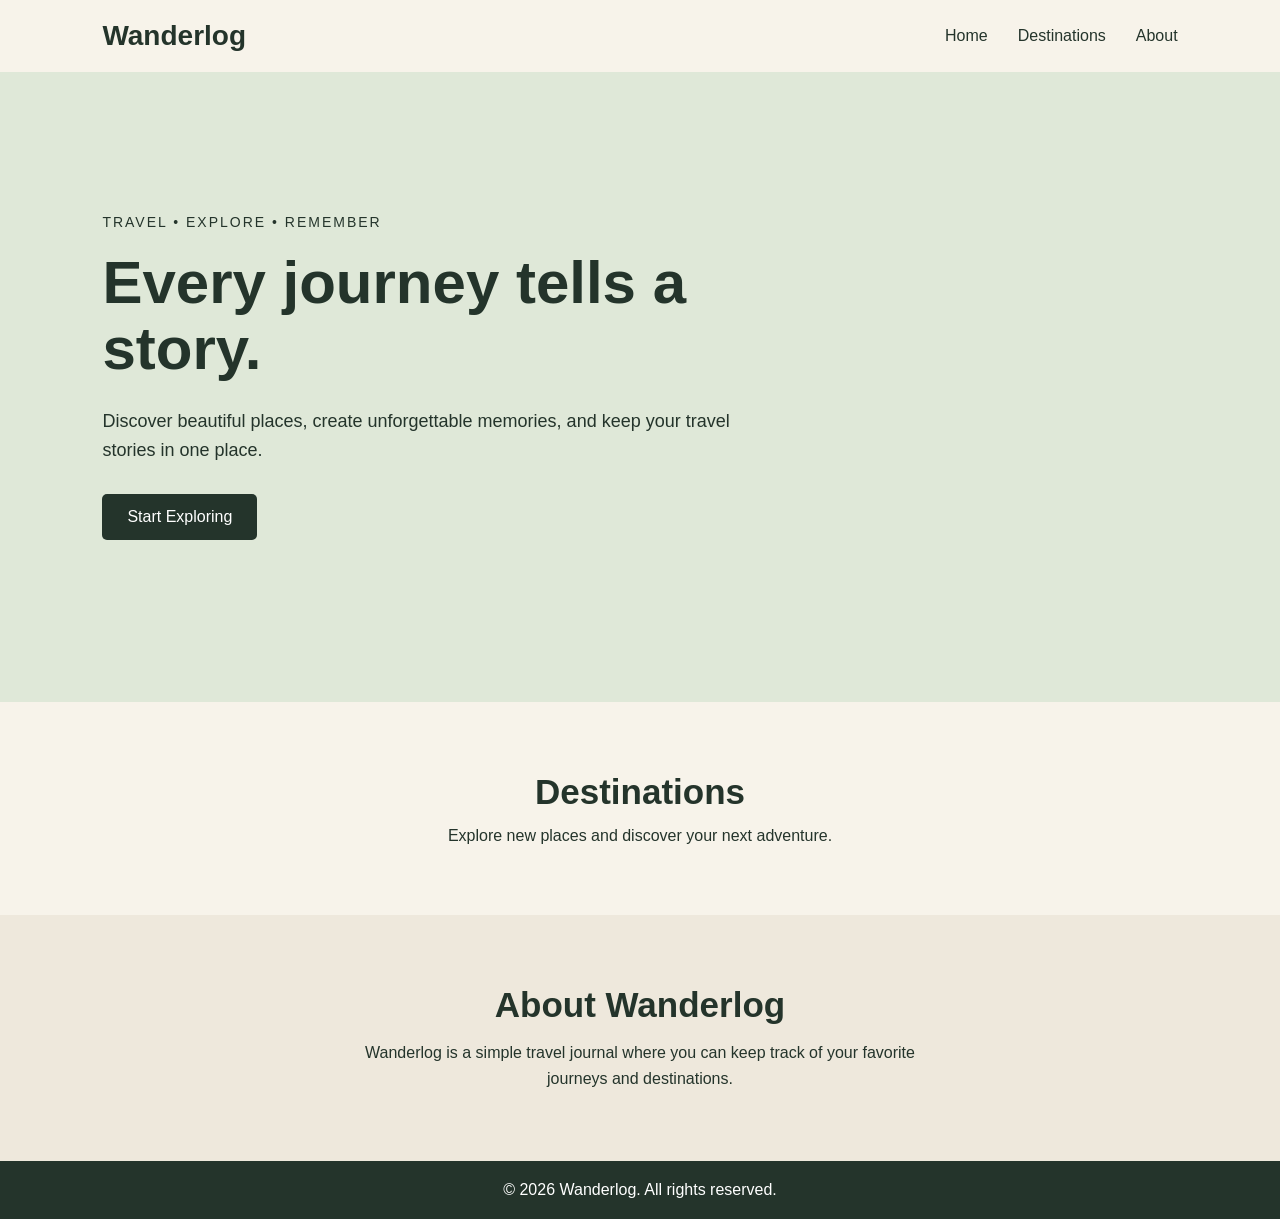
<file: wander/index.html>
<!DOCTYPE html>
<html lang="en">

<head>
    <meta charset="UTF-8">
    <meta name="viewport" content="width=device-width, initial-scale=1.0">

    <title>Wanderlog - Travel Journal</title>

    <link rel="stylesheet" href="style.css">
</head>

<body>

    <!-- Header -->
    <header>

        <nav class="navbar">

            <h1 class="logo">Wanderlog</h1>

            <ul class="nav-links">
                <li><a href="#home">Home</a></li>
                <li><a href="#destinations">Destinations</a></li>
                <li><a href="#about">About</a></li>
            </ul>

        </nav>

    </header>


    <!-- Main Content -->
    <main>

        <!-- Hero Section -->
        <section id="home" class="hero">

            <div class="hero-text">

                <p class="small-text">TRAVEL • EXPLORE • REMEMBER</p>

                <h2>Every journey tells a story.</h2>

                <p class="description">
                    Discover beautiful places, create unforgettable
                    memories, and keep your travel stories in one place.
                </p>

                <button id="exploreBtn">
                    Start Exploring
                </button>

                <p id="message"></p>

            </div>

        </section>


        <!-- Destinations Section -->
        <section id="destinations" class="destinations">

            <h2>Destinations</h2>

            <p>
                Explore new places and discover your next adventure.
            </p>

        </section>


        <!-- About Section -->
        <section id="about" class="about">

            <h2>About Wanderlog</h2>

            <p>
                Wanderlog is a simple travel journal where you can
                keep track of your favorite journeys and destinations.
            </p>

        </section>

    </main>


    <!-- Footer -->
    <footer>

        <p>© 2026 Wanderlog. All rights reserved.</p>

    </footer>


    <script src="script.js"></script>

</body>

</html>
</file>
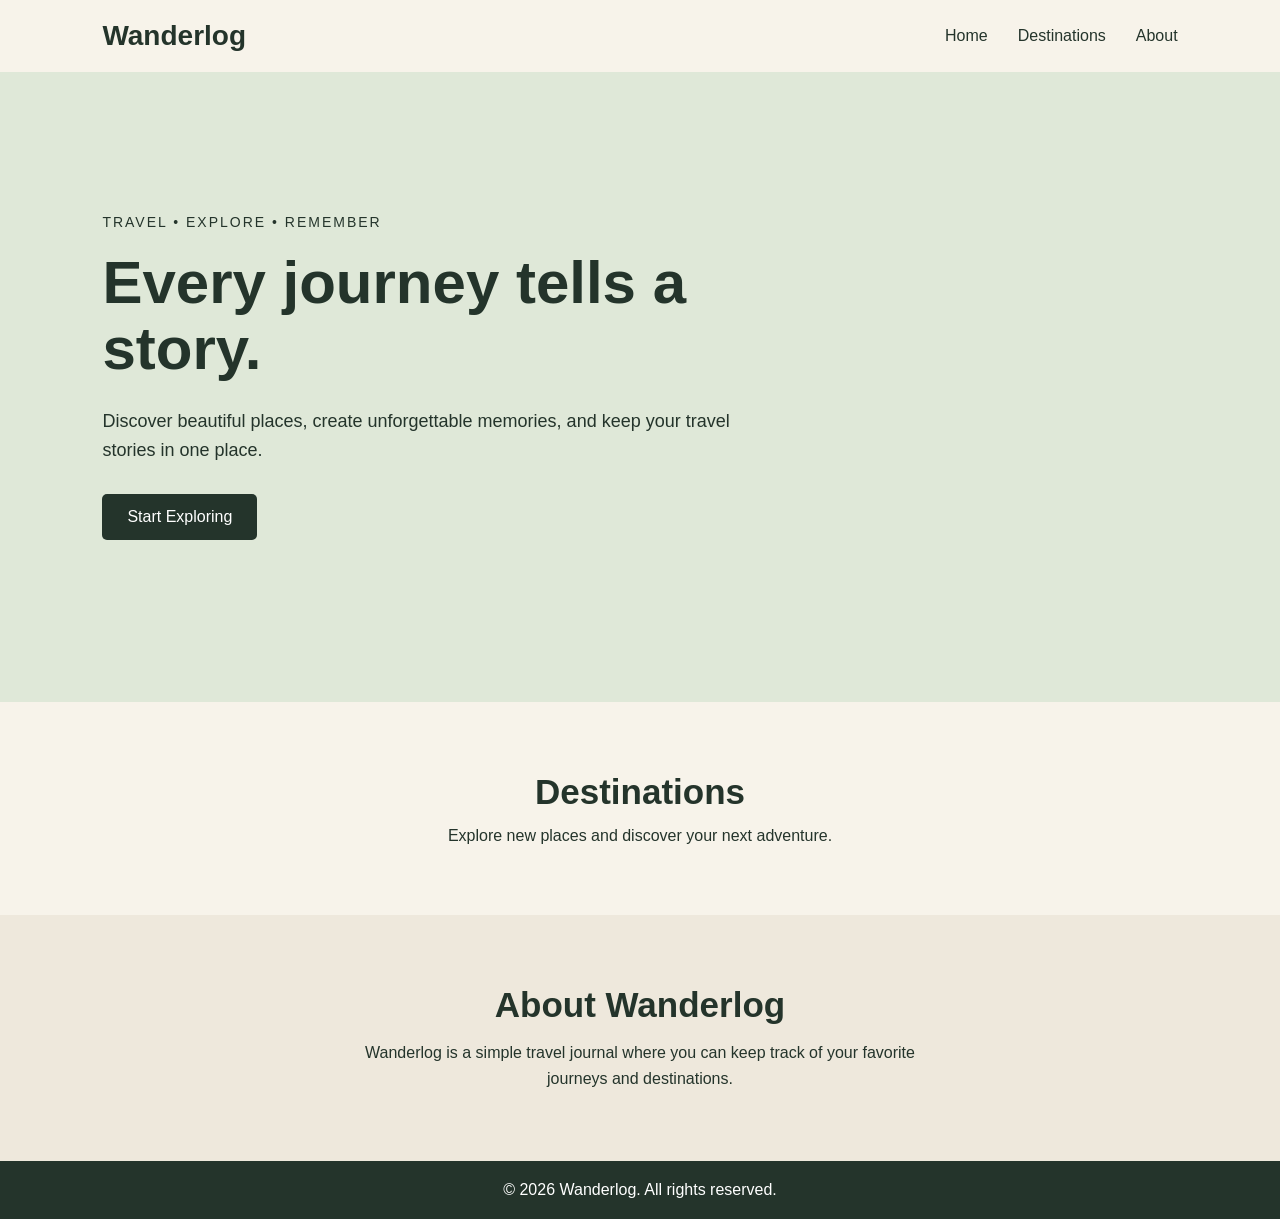
<file: wander/wand.html>
<!DOCTYPE html>
<html lang="en">

<head>
    <meta charset="UTF-8">
    <meta name="viewport" content="width=device-width, initial-scale=1.0">

    <title>Wanderlog - Travel Journal</title>

    <link rel="stylesheet" href="wand.css">
</head>

<body>

    <!-- Header -->
    <header>

        <nav class="navbar">

            <h1 class="logo">Wanderlog</h1>

            <ul class="nav-links">
                <li><a href="#home">Home</a></li>
                <li><a href="#destinations">Destinations</a></li>
                <li><a href="#about">About</a></li>
            </ul>

        </nav>

    </header>


    <!-- Main Content -->
    <main>

        <!-- Hero Section -->
        <section id="home" class="hero">

            <div class="hero-text">

                <p class="small-text">TRAVEL • EXPLORE • REMEMBER</p>

                <h2>Every journey tells a story.</h2>

                <p class="description">
                    Discover beautiful places, create unforgettable
                    memories, and keep your travel stories in one place.
                </p>

                <button id="exploreBtn">
                    Start Exploring
                </button>

                <p id="message"></p>

            </div>

        </section>


        <!-- Destinations Section -->
        <section id="destinations" class="destinations">

            <h2>Destinations</h2>

            <p>
                Explore new places and discover your next adventure.
            </p>

        </section>


        <!-- About Section -->
        <section id="about" class="about">

            <h2>About Wanderlog</h2>

            <p>
                Wanderlog is a simple travel journal where you can
                keep track of your favorite journeys and destinations.
            </p>

        </section>

    </main>


    <!-- Footer -->
    <footer>

        <p>© 2026 Wanderlog. All rights reserved.</p>

    </footer>


    <script src="wand.js"></script>

</body>

</html>
</file>
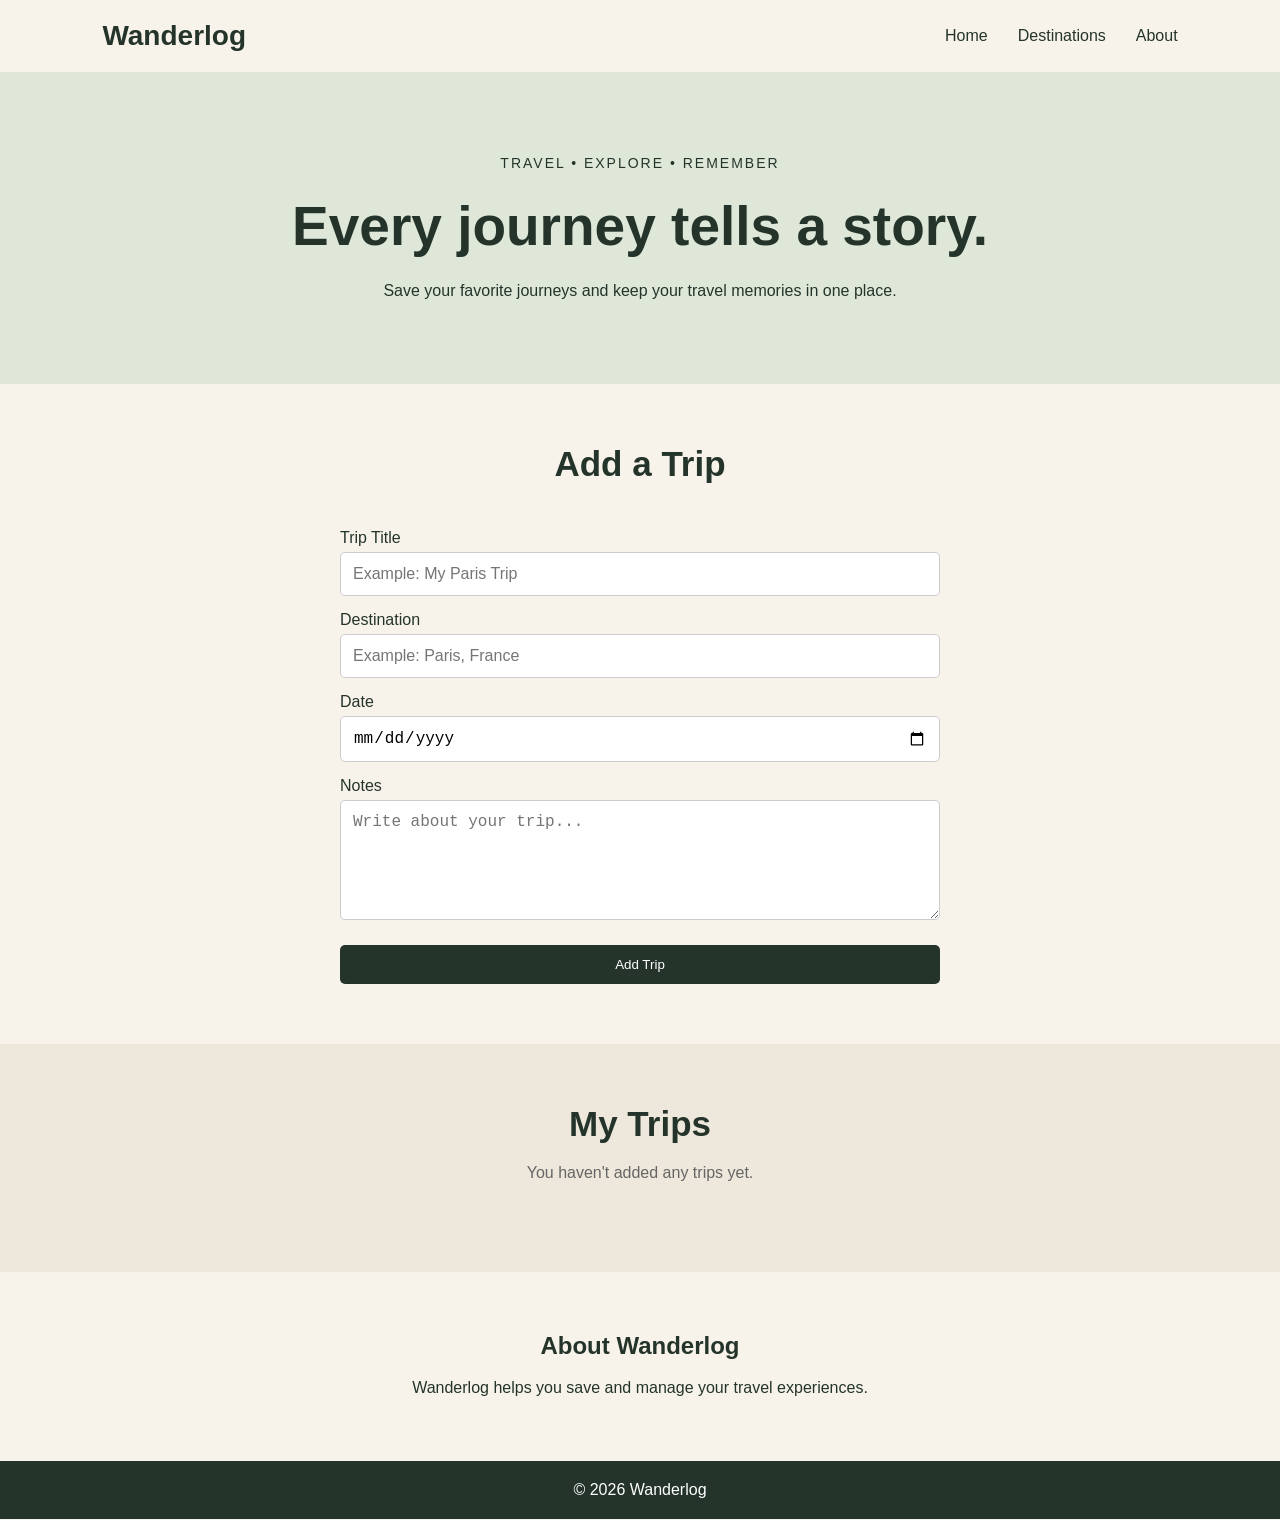
<file: wander2/index1.html>
<!DOCTYPE html>
<html lang="en">

<head>
    <meta charset="UTF-8">
    <meta name="viewport" content="width=device-width, initial-scale=1.0">

    <title>Wanderlog - My Trips</title>

    <link rel="stylesheet" href="style1.css">
</head>

<body>

    <header>
        <nav class="navbar">

            <h1 class="logo">Wanderlog</h1>

            <ul class="nav-links">
                <li><a href="#home">Home</a></li>
                <li><a href="#trips">Destinations</a></li>
                <li><a href="#about">About</a></li>
            </ul>

        </nav>
    </header>


    <main>

        <!-- Hero -->

        <section id="home" class="hero">

            <p class="label">TRAVEL • EXPLORE • REMEMBER</p>

            <h2>Every journey tells a story.</h2>

            <p>
                Save your favorite journeys and keep
                your travel memories in one place.
            </p>

        </section>


        <!-- Add Trip -->

        <section class="add-trip">

            <h2>Add a Trip</h2>

            <form id="tripForm">

                <label for="title">Trip Title</label>

                <input
                    type="text"
                    id="title"
                    placeholder="Example: My Paris Trip"
                >


                <label for="destination">
                    Destination
                </label>

                <input
                    type="text"
                    id="destination"
                    placeholder="Example: Paris, France"
                >


                <label for="date">
                    Date
                </label>

                <input
                    type="date"
                    id="date"
                >


                <label for="notes">
                    Notes
                </label>

                <textarea
                    id="notes"
                    placeholder="Write about your trip..."
                ></textarea>


                <button type="submit" id="submitBtn">
                    Add Trip
                </button>

            </form>

        </section>


        <!-- Trips -->

        <section id="trips" class="trips">

            <h2>My Trips</h2>

            <p id="emptyMessage">
                You haven't added any trips yet.
            </p>

            <div
                id="tripContainer"
                class="trip-container">
            </div>

        </section>


        <!-- About -->

        <section id="about" class="about">

            <h2>About Wanderlog</h2>

            <p>
                Wanderlog helps you save and manage
                your travel experiences.
            </p>

        </section>

    </main>


    <footer>

        <p>© 2026 Wanderlog</p>

    </footer>


    <script src="script1.js"></script>

</body>

</html>
</file>
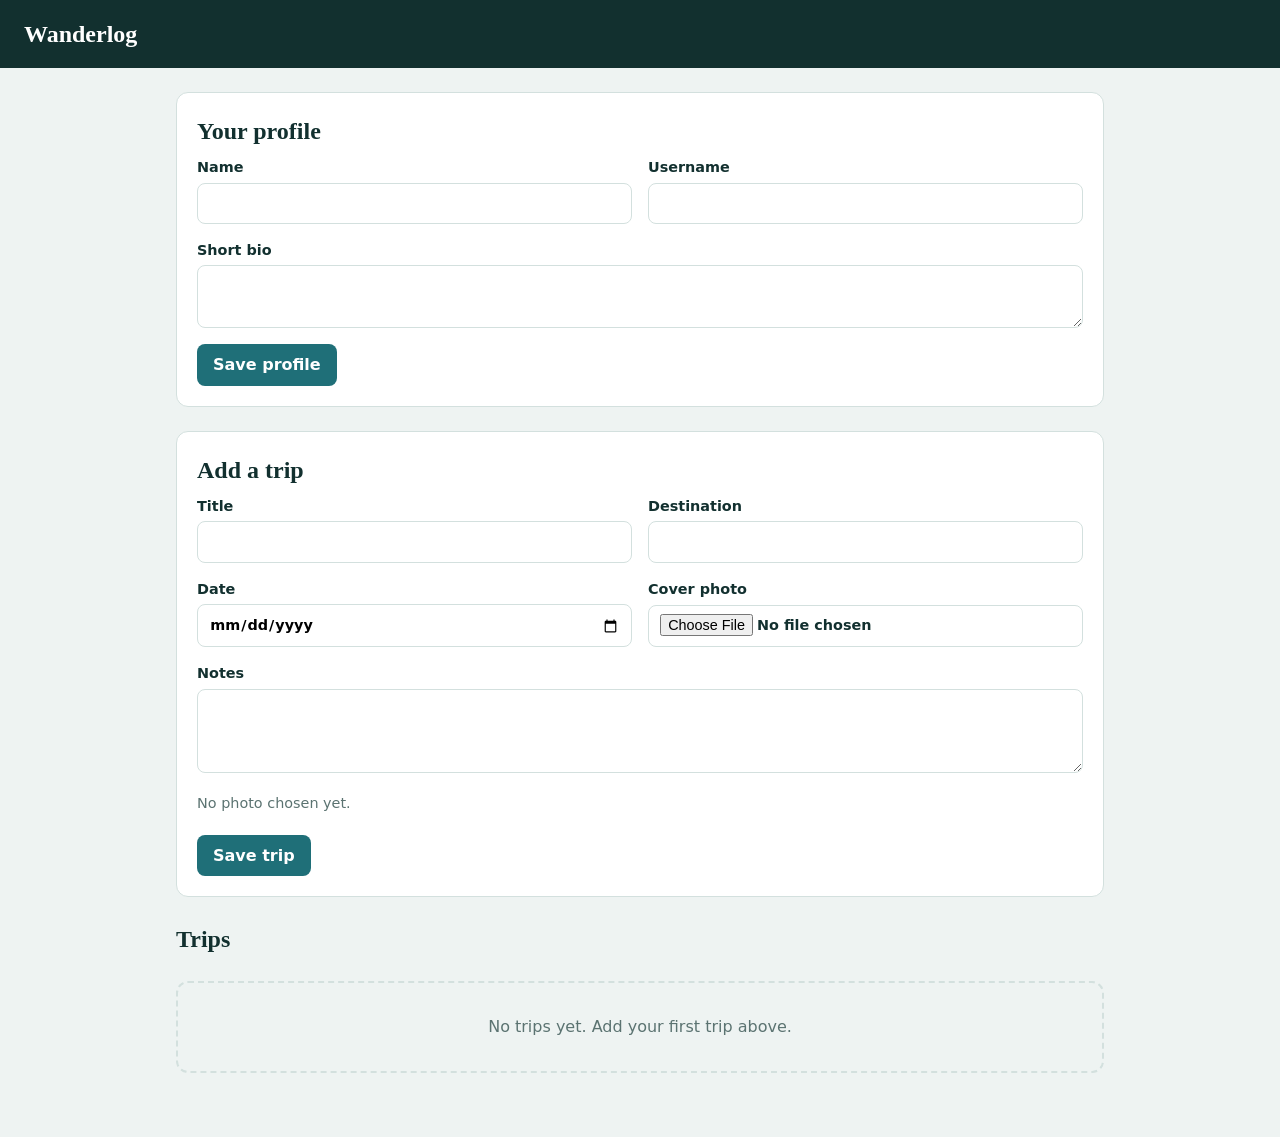
<file: wander3/index2.html>
<!DOCTYPE html>
<html lang="en">
<head>
  <meta charset="UTF-8">
  <meta name="viewport" content="width=device-width, initial-scale=1">
  <title>Wanderlog</title>
  <link rel="stylesheet" href="style2.css">
</head>
<body>
  <header class="top">
    <h1>Wanderlog</h1>
    <a id="profileLink" href="#" hidden>Open public profile</a>
  </header>

  <main>
    <!-- Public profile view (shown when the URL has ?user=name) -->
    <section id="profileHead" class="panel" hidden>
      <h2 id="headName"></h2>
      <p id="headBio"></p>
    </section>
    <p id="notFound" class="panel" hidden>Profile not found. Check the link and try again.</p>

    <!-- Journal view (your own page) -->
    <div id="editor">
      <section class="panel">
        <h2>Your profile</h2>
        <form id="profileForm" class="row">
          <label>Name <input id="pName" required></label>
          <label>Username <input id="pUser" required pattern="[A-Za-z0-9_-]+"></label>
          <label class="wide">Short bio <textarea id="pBio" rows="2"></textarea></label>
          <button type="submit">Save profile</button>
        </form>
      </section>

      <section class="panel">
        <h2>Add a trip</h2>
        <form id="tripForm" class="row">
          <label>Title <input id="title" required></label>
          <label>Destination <input id="place" required></label>
          <label>Date <input id="date" type="date" required></label>
          <label>Cover photo <input id="photo" type="file" accept="image/*"></label>
          <label class="wide">Notes <textarea id="notes" rows="3"></textarea></label>
          <div class="wide">
            <img id="preview" alt="Cover photo preview" hidden>
            <p id="previewMsg" class="hint">No photo chosen yet.</p>
          </div>
          <button type="submit">Save trip</button>
        </form>
      </section>
    </div>

    <section>
      <h2>Trips</h2>
      <div id="tripGrid" class="grid"></div>
    </section>
  </main>

  <dialog id="detail">
    <div id="detailBody"></div>
    <button id="closeDetail">Close</button>
  </dialog>

  <script src="script2.js"></script>
</body>
</html>
</file>
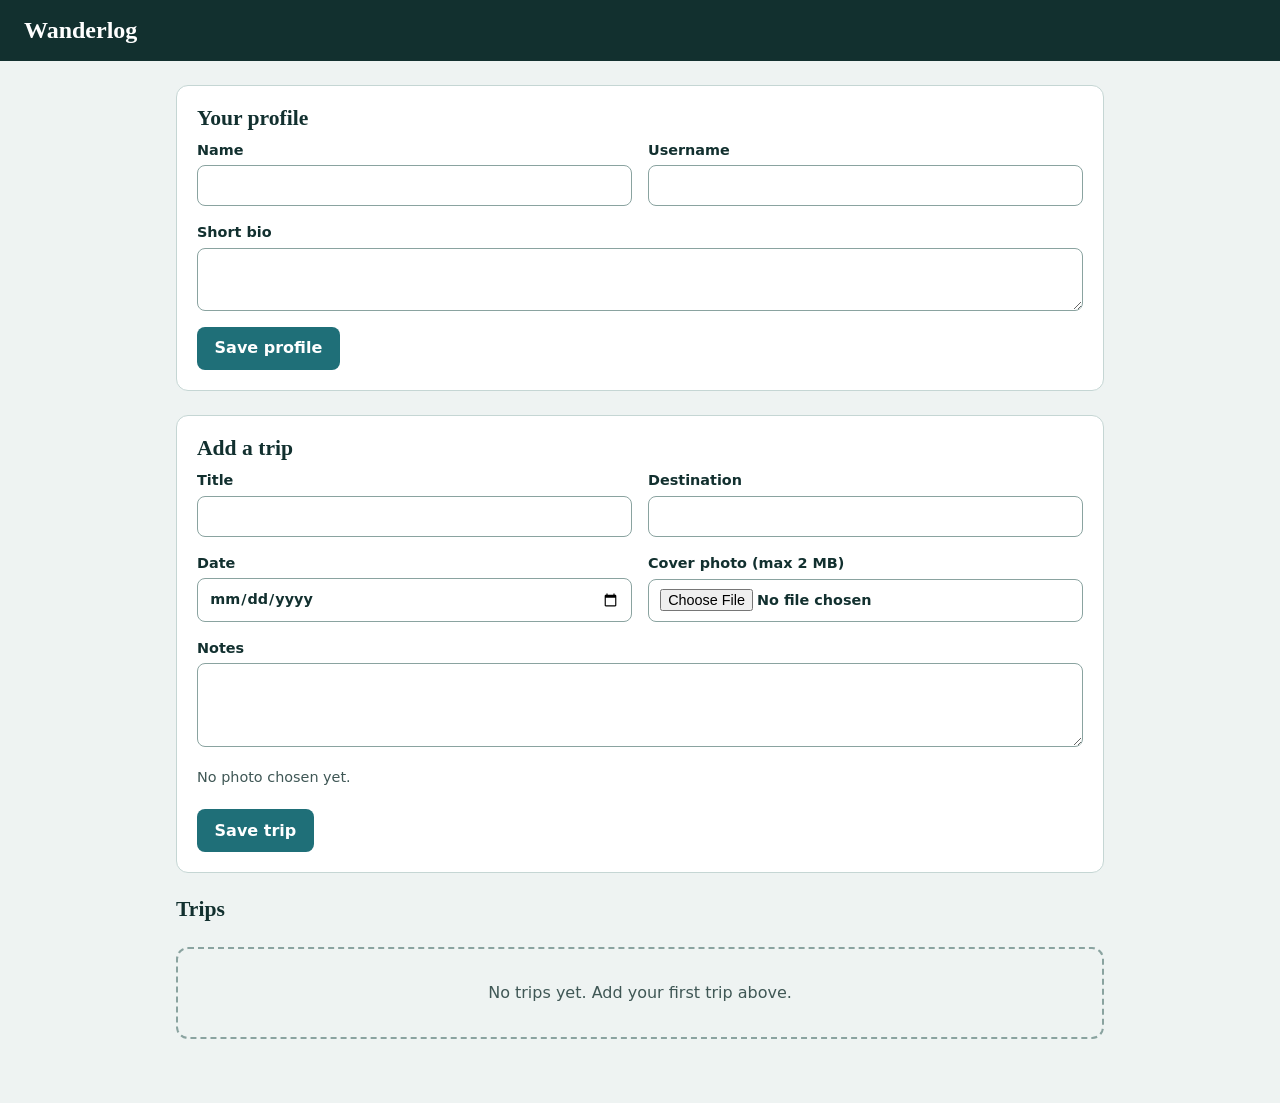
<file: wander4/index3.html>
<!DOCTYPE html>
<html lang="en">
<head>
  <meta charset="UTF-8">
  <meta name="viewport" content="width=device-width, initial-scale=1">
  <meta name="description" content="Wanderlog: a travel journal with photos and a shareable public profile.">
  <meta name="theme-color" content="#12302f">
  <title>Wanderlog</title>
  <link rel="icon" href="data:image/svg+xml,<svg xmlns=%27http://www.w3.org/2000/svg%27 viewBox=%270 0 100 100%27><text y=%27.9em%27 font-size=%2790%27>🧭</text></svg>">
  <link rel="stylesheet" href="style3.css">
</head>
<body>
  <a class="skip" href="#main">Skip to content</a>

  <header class="top">
    <h1>Wanderlog</h1>
    <a id="profileLink" href="#" hidden>Open public profile</a>
  </header>

  <main id="main">
    <noscript><p class="panel">Wanderlog needs JavaScript. Please turn it on and reload.</p></noscript>

    <!-- Public profile view (URL has ?user=name) -->
    <section id="profileHead" class="panel" aria-labelledby="headName" hidden>
      <h2 id="headName"></h2>
      <p id="headBio"></p>
    </section>
    <p id="notFound" class="panel" hidden>Profile not found. Check the link and try again.</p>

    <!-- Journal view -->
    <div id="editor">
      <section class="panel" aria-labelledby="profileTitle">
        <h2 id="profileTitle">Your profile</h2>
        <form id="profileForm" class="row">
          <label>Name <input id="pName" required autocomplete="name"></label>
          <label>Username
            <input id="pUser" required pattern="[A-Za-z0-9_\-]+" title="Letters, numbers, - and _ only" autocomplete="username">
          </label>
          <label class="wide">Short bio <textarea id="pBio" rows="2"></textarea></label>
          <button type="submit">Save profile</button>
        </form>
      </section>

      <section class="panel" aria-labelledby="tripTitle">
        <h2 id="tripTitle">Add a trip</h2>
        <form id="tripForm" class="row">
          <label>Title <input id="title" required></label>
          <label>Destination <input id="place" required></label>
          <label>Date <input id="date" type="date" required></label>
          <label>Cover photo (max 2 MB) <input id="photo" type="file" accept="image/*"></label>
          <label class="wide">Notes <textarea id="notes" rows="3"></textarea></label>
          <div class="wide">
            <img id="preview" alt="Preview of the chosen cover photo" hidden>
            <p id="previewMsg" class="hint">No photo chosen yet.</p>
          </div>
          <button type="submit">Save trip</button>
        </form>
      </section>
    </div>

    <section id="tripsSection" aria-labelledby="tripsTitle">
      <h2 id="tripsTitle">Trips</h2>
      <div id="tripGrid" class="grid"></div>
    </section>
  </main>

  <dialog id="detail" aria-label="Trip details">
    <div id="detailBody"></div>
    <button id="closeDetail">Close</button>
  </dialog>

  <div id="toast" role="status" aria-live="polite"></div>

  <script src="script3.js"></script>
</body>
</html>
</file>
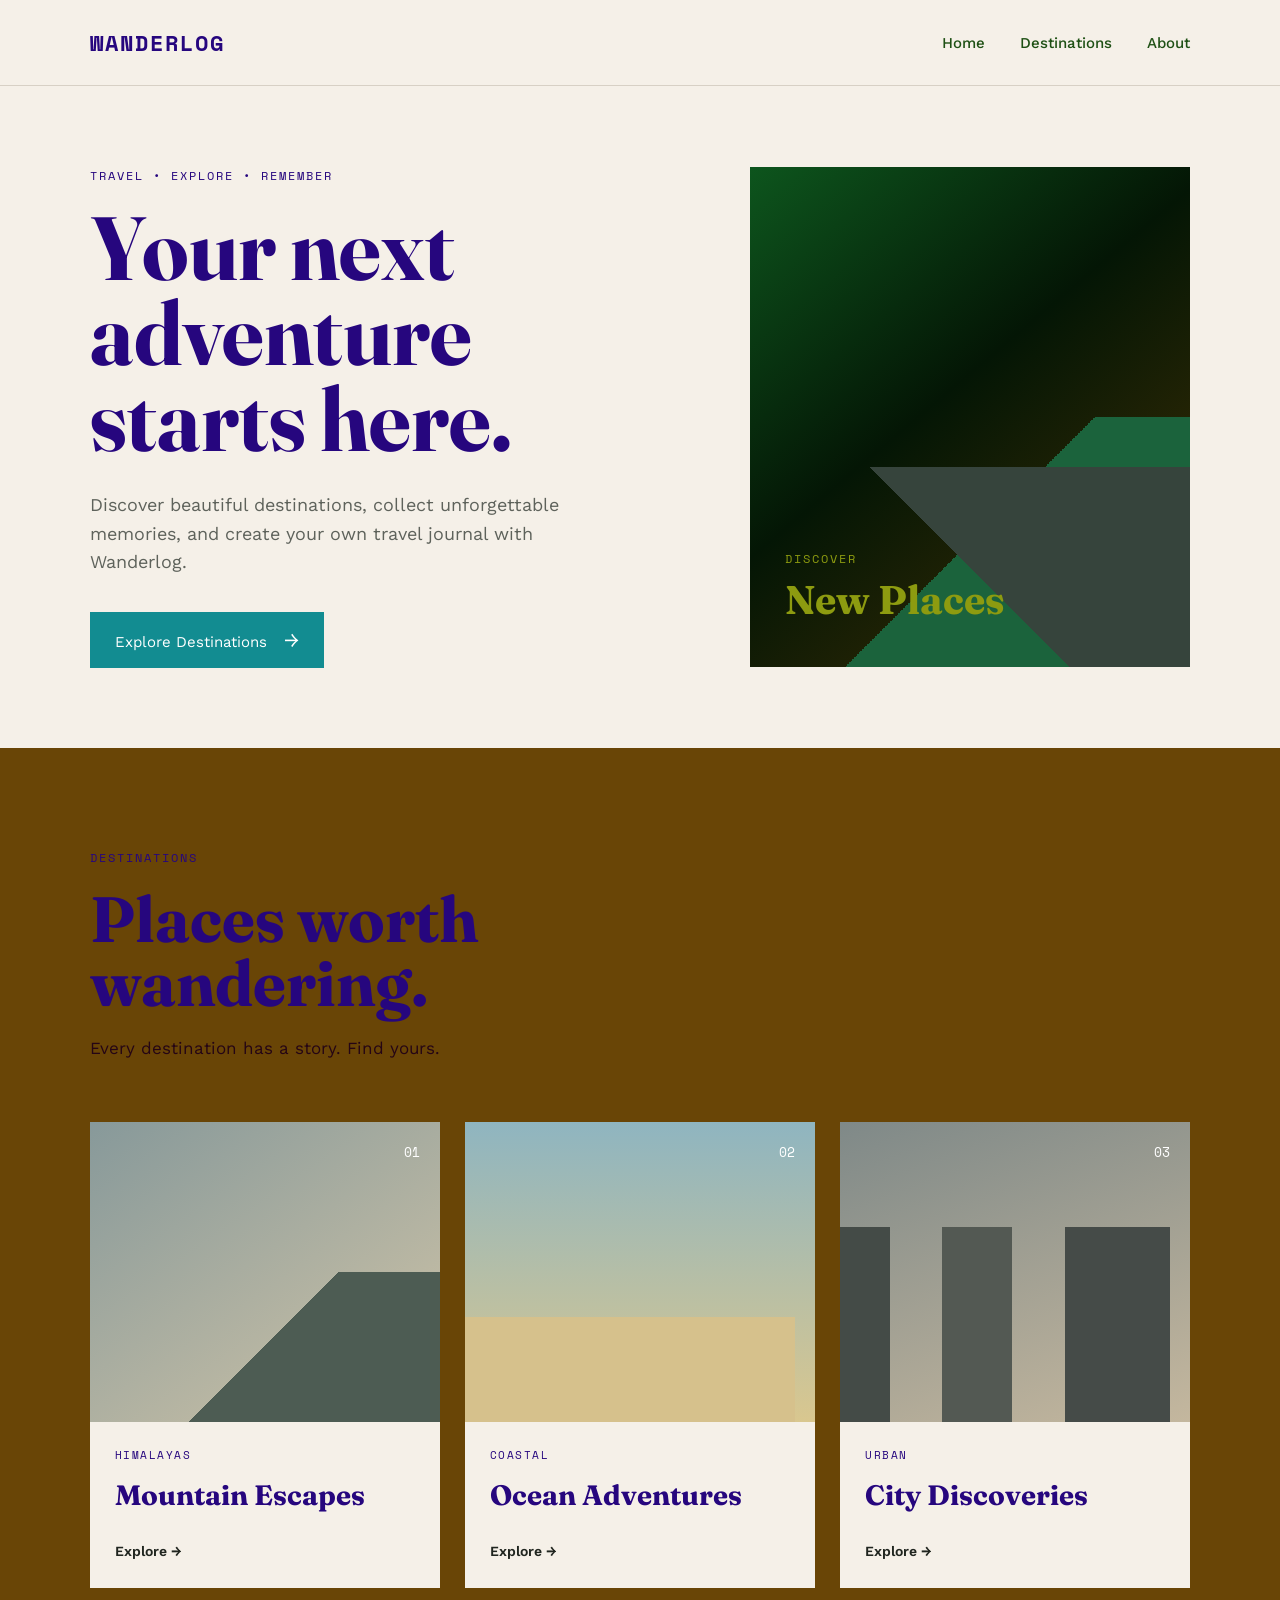
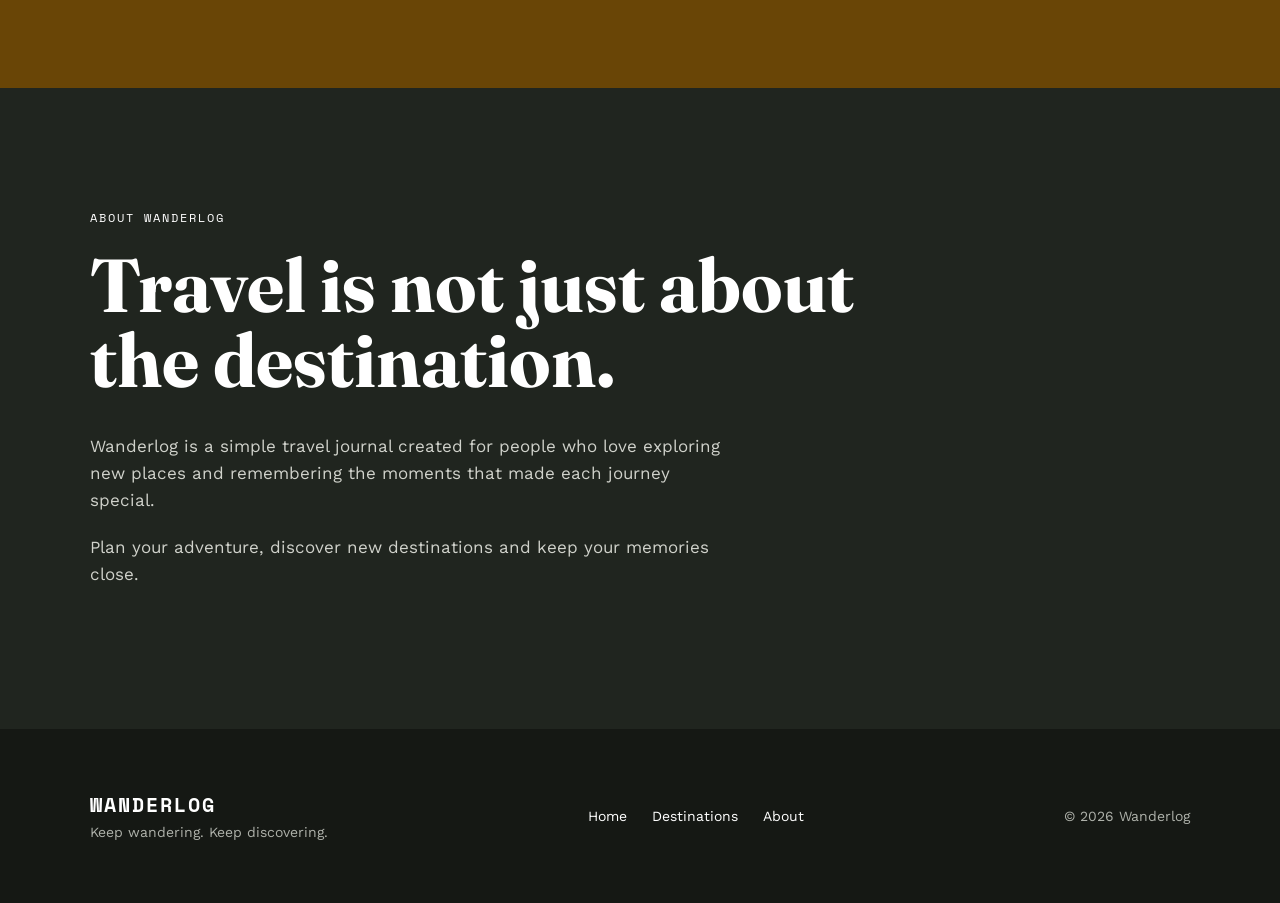
<file: first/first.html/first.html>
<!DOCTYPE html>
<html lang="en">

<head>
    <meta charset="UTF-8">

    <meta name="viewport"
          content="width=device-width, initial-scale=1.0">

    <title>Wanderlog - Your Travel Journal</title>

    <!-- Google Fonts -->
    <link rel="preconnect" href="https://fonts.googleapis.com">
    <link rel="preconnect" href="https://fonts.gstatic.com" crossorigin>

    <link href="https://fonts.googleapis.com/css2?family=Fraunces:opsz,wght@9..144,600;9..144,700&family=Space+Mono&family=Work+Sans:wght@400;500;600&display=swap"
          rel="stylesheet">

    <!-- CSS -->
    <link rel="stylesheet" href="first.css">
</head>

<body>

    
    <header class="header">

        <div class="logo">
            WANDERLOG
        </div>

        <nav class="navbar">

            <a href="#home">Home</a>

            <a href="#destinations">Destinations</a>

            <a href="#about">About</a>

        </nav>

        <!-- Mobile menu button -->
        <button class="menu-btn" id="menuBtn">
            ☰
        </button>

    </header>


    <!-- ================= MAIN ================= -->

    <main>

        <!-- ================= HERO ================= -->

        <section class="hero" id="home">

            <div class="hero-content">

                <p class="hero-label">
                    TRAVEL • EXPLORE • REMEMBER
                </p>

                <h1>
                    Your next adventure
                    starts here.
                </h1>

                <p class="hero-description">
                    Discover beautiful destinations, collect
                    unforgettable memories, and create your
                    own travel journal with Wanderlog.
                </p>

                <button class="hero-button" id="exploreBtn">
                    Explore Destinations
                    <span>→</span>
                </button>

            </div>

            <div class="hero-image">

                <div class="image-card">
                    <div class="image-overlay">
                        <p>DISCOVER</p>
                        <h2>New Places</h2>
                    </div>
                </div>

            </div>

        </section>


        
        <section class="destinations" id="destinations">

            <div class="section-heading">

                <p class="section-label">
                    DESTINATIONS
                </p>

                <h2>
                    Places worth wandering.
                </h2>

                <p>
                    Every destination has a story.
                    Find yours.
                </p>

            </div>


            <div class="destination-container">

                <!-- Destination 1 -->

                <article class="destination-card">

                    <div class="destination-image mountain">
                        <span>01</span>
                    </div>

                    <div class="destination-info">

                        <p>HIMALAYAS</p>

                        <h3>
                            Mountain Escapes
                        </h3>

                        <a href="#">
                            Explore →
                        </a>

                    </div>

                </article>


                <!-- Destination 2 -->

                <article class="destination-card">

                    <div class="destination-image beach">
                        <span>02</span>
                    </div>

                    <div class="destination-info">

                        <p>COASTAL</p>

                        <h3>
                            Ocean Adventures
                        </h3>

                        <a href="#">
                            Explore →
                        </a>

                    </div>

                </article>


                

                <article class="destination-card">

                    <div class="destination-image city">
                        <span>03</span>
                    </div>

                    <div class="destination-info">

                        <p>URBAN</p>

                        <h3>
                            City Discoveries
                        </h3>

                        <a href="#">
                            Explore →
                        </a>

                    </div>

                </article>

            </div>

        </section>


        <section class="about" id="about">

            <div class="about-content">

                <p class="section-label">
                    ABOUT WANDERLOG
                </p>

                <h2>
                    Travel is not just
                    about the destination.
                </h2>

                <p>
                    Wanderlog is a simple travel journal
                    created for people who love exploring
                    new places and remembering the moments
                    that made each journey special.
                </p>

                <p>
                    Plan your adventure, discover new
                    destinations and keep your memories
                    close.
                </p>

            </div>

        </section>

    </main>


    

    <footer class="footer">

        <div>

            <h2>
                WANDERLOG
            </h2>

            <p>
                Keep wandering. Keep discovering.
            </p>

        </div>

        <div class="footer-links">

            <a href="#home">
                Home
            </a>

            <a href="#destinations">
                Destinations
            </a>

            <a href="#about">
                About
            </a>

        </div>

        <div class="copyright">

            <p>
                © 2026 Wanderlog
            </p>

        </div>

    </footer>


    <!-- JavaScript -->
    <script src="first.js"></script>

</body>

</html>
</file>
<file: wander/style.css>
/* Remove default spacing */

* {
    margin: 0;
    padding: 0;
    box-sizing: border-box;
}


/* Body */

body {
    font-family: Arial, sans-serif;
    background-color: #f7f3ea;
    color: #24342b;
}


/* Header */

header {
    background-color: #f7f3ea;
    padding: 20px 8%;
}


/* Navigation */

.navbar {
    display: flex;
    justify-content: space-between;
    align-items: center;
}


/* Logo */

.logo {
    font-size: 28px;
    color: #24342b;
}


/* Navigation links */

.nav-links {
    display: flex;
    list-style: none;
    gap: 30px;
}


.nav-links a {
    text-decoration: none;
    color: #24342b;
    font-size: 16px;
}


.nav-links a:hover {
    color: #c66b3d;
}


/* Hero */

.hero {
    min-height: 70vh;

    display: flex;
    align-items: center;

    padding: 60px 8%;

    background-color: #dfe8d8;
}


/* Hero text */

.hero-text {
    max-width: 650px;
}


.small-text {
    font-size: 14px;
    letter-spacing: 2px;
    margin-bottom: 20px;
}


.hero h2 {
    font-size: 60px;
    line-height: 1.1;
    margin-bottom: 25px;
}


.description {
    font-size: 18px;
    line-height: 1.6;
    margin-bottom: 30px;
}


/* Button */

button {
    background-color: #24342b;
    color: white;

    border: none;
    padding: 14px 25px;

    font-size: 16px;

    cursor: pointer;

    border-radius: 5px;
}


button:hover {
    background-color: #c66b3d;
}


/* Message */

#message {
    margin-top: 20px;
    font-size: 16px;
}


/* Destinations */

.destinations {
    padding: 70px 8%;
    text-align: center;
}


.destinations h2 {
    font-size: 35px;
    margin-bottom: 15px;
}


/* About */

.about {
    padding: 70px 8%;
    text-align: center;

    background-color: #eee8dc;
}


.about h2 {
    font-size: 35px;
    margin-bottom: 15px;
}


.about p {
    max-width: 600px;
    margin: auto;
    line-height: 1.6;
}


/* Footer */

footer {
    background-color: #24342b;
    color: white;

    text-align: center;

    padding: 20px;
}


/* Mobile */

@media (max-width: 600px) {

    .navbar {
        flex-direction: column;
        gap: 20px;
    }


    .nav-links {
        gap: 15px;
    }


    .hero {
        min-height: 60vh;
        padding: 40px 8%;
    }


    .hero h2 {
        font-size: 40px;
    }


    .description {
        font-size: 16px;
    }

}
</file>
<file: wander/wand.css>
/* Remove default spacing */

* {
    margin: 0;
    padding: 0;
    box-sizing: border-box;
}


/* Body */

body {
    font-family: Arial, sans-serif;
    background-color: #f7f3ea;
    color: #24342b;
}


/* Header */

header {
    background-color: #f7f3ea;
    padding: 20px 8%;
}


/* Navigation */

.navbar {
    display: flex;
    justify-content: space-between;
    align-items: center;
}


/* Logo */

.logo {
    font-size: 28px;
    color: #24342b;
}


/* Navigation links */

.nav-links {
    display: flex;
    list-style: none;
    gap: 30px;
}


.nav-links a {
    text-decoration: none;
    color: #24342b;
    font-size: 16px;
}


.nav-links a:hover {
    color: #c66b3d;
}


/* Hero */

.hero {
    min-height: 70vh;

    display: flex;
    align-items: center;

    padding: 60px 8%;

    background-color: #dfe8d8;
}


/* Hero text */

.hero-text {
    max-width: 650px;
}


.small-text {
    font-size: 14px;
    letter-spacing: 2px;
    margin-bottom: 20px;
}


.hero h2 {
    font-size: 60px;
    line-height: 1.1;
    margin-bottom: 25px;
}


.description {
    font-size: 18px;
    line-height: 1.6;
    margin-bottom: 30px;
}


/* Button */

button {
    background-color: #24342b;
    color: white;

    border: none;
    padding: 14px 25px;

    font-size: 16px;

    cursor: pointer;

    border-radius: 5px;
}


button:hover {
    background-color: #c66b3d;
}


/* Message */

#message {
    margin-top: 20px;
    font-size: 16px;
}


/* Destinations */

.destinations {
    padding: 70px 8%;
    text-align: center;
}


.destinations h2 {
    font-size: 35px;
    margin-bottom: 15px;
}


/* About */

.about {
    padding: 70px 8%;
    text-align: center;

    background-color: #eee8dc;
}


.about h2 {
    font-size: 35px;
    margin-bottom: 15px;
}


.about p {
    max-width: 600px;
    margin: auto;
    line-height: 1.6;
}


/* Footer */

footer {
    background-color: #24342b;
    color: white;

    text-align: center;

    padding: 20px;
}


/* Mobile */

@media (max-width: 600px) {

    .navbar {
        flex-direction: column;
        gap: 20px;
    }


    .nav-links {
        gap: 15px;
    }


    .hero {
        min-height: 60vh;
        padding: 40px 8%;
    }


    .hero h2 {
        font-size: 40px;
    }


    .description {
        font-size: 16px;
    }

}
</file>
<file: wander2/style1.css>
* {
    margin: 0;
    padding: 0;
    box-sizing: border-box;
}


body {
    font-family: Arial, sans-serif;

    background-color: #f7f3ea;

    color: #24342b;
}


/* =====================
   HEADER
   ===================== */

header {
    padding: 20px 8%;

    background-color: #f7f3ea;
}


.navbar {
    display: flex;

    justify-content: space-between;

    align-items: center;
}


.logo {
    font-size: 28px;
}


.nav-links {
    display: flex;

    gap: 30px;

    list-style: none;
}


.nav-links a {
    text-decoration: none;

    color: #24342b;
}


.nav-links a:hover {
    color: #c66b3d;
}


/* =====================
   HERO
   ===================== */

.hero {
    padding: 80px 8%;

    background-color: #dfe8d8;

    text-align: center;
}


.label {
    font-size: 14px;

    letter-spacing: 2px;

    margin-bottom: 20px;
}


.hero h2 {
    font-size: 55px;

    margin-bottom: 20px;
}


.hero p {
    line-height: 1.6;
}


/* =====================
   ADD TRIP
   ===================== */

.add-trip {
    padding: 60px 8%;
}


.add-trip h2 {
    text-align: center;

    font-size: 35px;

    margin-bottom: 30px;
}


#tripForm {
    max-width: 600px;

    margin: auto;

    display: flex;

    flex-direction: column;
}


#tripForm label {
    margin-top: 15px;

    margin-bottom: 5px;
}


#tripForm input,
#tripForm textarea {
    padding: 12px;

    font-size: 16px;

    border: 1px solid #ccc;

    border-radius: 5px;
}


#tripForm textarea {
    height: 120px;

    resize: vertical;
}


#tripForm button {
    margin-top: 25px;
}


/* =====================
   BUTTON
   ===================== */

button {
    padding: 12px 20px;

    background-color: #24342b;

    color: white;

    border: none;

    border-radius: 5px;

    cursor: pointer;
}


button:hover {
    background-color: #c66b3d;
}


/* =====================
   TRIPS
   ===================== */

.trips {
    padding: 60px 8%;

    background-color: #eee8dc;
}


.trips h2 {
    text-align: center;

    font-size: 35px;
}


#emptyMessage {
    text-align: center;

    margin-top: 20px;

    color: #666;
}


.trip-container {
    display: flex;

    flex-wrap: wrap;

    gap: 25px;

    margin-top: 30px;
}


/* =====================
   TRIP CARD
   ===================== */

.trip-card {
    background-color: white;

    width: 300px;

    padding: 25px;

    border-radius: 8px;

    box-shadow: 0 3px 10px rgba(0, 0, 0, 0.1);
}


.trip-card h3 {
    font-size: 24px;

    margin-bottom: 15px;
}


.trip-card p {
    margin-bottom: 10px;

    line-height: 1.5;
}


.trip-card button {
    margin-top: 10px;

    margin-right: 8px;
}


.delete-btn {
    background-color: #c94c4c;
}


.delete-btn:hover {
    background-color: #9e2f2f;
}


/* =====================
   ABOUT
   ===================== */

.about {
    padding: 60px 8%;

    text-align: center;
}


.about h2 {
    margin-bottom: 15px;
}


.about p {
    line-height: 1.6;
}


/* =====================
   FOOTER
   ===================== */

footer {
    padding: 20px;

    text-align: center;

    background-color: #24342b;

    color: white;
}


/* =====================
   MOBILE
   ===================== */

@media (max-width: 600px) {

    .navbar {
        flex-direction: column;

        gap: 20px;
    }


    .nav-links {
        gap: 15px;
    }


    .hero h2 {
        font-size: 40px;
    }


    .trip-container {
        flex-direction: column;
    }


    .trip-card {
        width: 100%;
    }

}
</file>
<file: wander3/style2.css>
:root { --bg:#eef3f2; --ink:#12302f; --muted:#5b7371; --card:#fff; --accent:#1f6f78; --line:#d3e0de; }
* { box-sizing: border-box; }
[hidden] { display: none !important; }
body { margin:0; font-family:system-ui,sans-serif; background:var(--bg); color:var(--ink); line-height:1.5; }
h1, h2, h3 { font-family:Georgia,serif; margin:0 0 .5rem; }
.top { display:flex; justify-content:space-between; align-items:center; padding:1rem 1.5rem; background:var(--ink); color:#fff; }
.top h1 { margin:0; font-size:1.5rem; }
.top a { color:#bfe3e6; }
main { max-width:960px; margin:0 auto; padding:1.5rem 1rem 3rem; display:grid; gap:1.5rem; }
#editor { display:grid; gap:1.5rem; }
.panel { background:var(--card); border:1px solid var(--line); border-radius:12px; padding:1.25rem; }
.hint { color:var(--muted); font-size:.9rem; margin:.25rem 0; }

.row { display:grid; grid-template-columns:1fr 1fr; gap:1rem; }
.wide { grid-column:1 / -1; }
label { display:grid; gap:.25rem; font-size:.9rem; font-weight:600; }
input, textarea { font:inherit; padding:.55rem .7rem; border:1px solid var(--line); border-radius:8px; }
:focus-visible { outline:3px solid #7cc4cb; outline-offset:2px; }
button { font:inherit; font-weight:600; padding:.55rem 1rem; border:0; border-radius:8px; background:var(--accent); color:#fff; cursor:pointer; justify-self:start; }
#preview { width:100%; max-height:260px; object-fit:cover; border-radius:10px; }

.grid { display:grid; grid-template-columns:repeat(auto-fill,minmax(260px,1fr)); gap:1rem; }
.card { background:var(--card); border:1px solid var(--line); border-radius:12px; overflow:hidden; cursor:pointer; }
.card img, .placeholder { width:100%; height:170px; object-fit:cover; display:block; }
.placeholder { background:#cfe2e0; color:var(--muted); display:grid; place-items:center; font-size:.9rem; }
.card-body { padding:.9rem; }
.empty { grid-column:1 / -1; text-align:center; padding:2rem 1rem; color:var(--muted); border:2px dashed var(--line); border-radius:12px; }

dialog { max-width:640px; width:calc(100% - 2rem); border:0; border-radius:14px; padding:1.25rem; }
dialog::backdrop { background:rgba(10,30,30,.55); }
dialog img, dialog .placeholder { height:280px; border-radius:10px; margin-bottom:1rem; }
dialog button { margin-top:1rem; }

@media (max-width:600px) { .row { grid-template-columns:1fr; } }
</file>
<file: wander4/style3.css>
:root {
  --bg: #eef3f2; --ink: #12302f; --muted: #3f5755; --card: #fff;
  --accent: #1f6f78; --accent-dark: #17555c; --line: #c5d6d4; --bad: #8f2d1d;
  --gap: 1.5rem; --radius: 12px;
}
* { box-sizing: border-box; }
[hidden] { display: none !important; }
body { margin: 0; font-family: system-ui, sans-serif; background: var(--bg); color: var(--ink); line-height: 1.5; }
h1, h2, h3 { font-family: Georgia, serif; margin: 0 0 .5rem; line-height: 1.2; }
h2 { font-size: 1.35rem; }
h3 { font-size: 1.1rem; }

/* Layout */
.top { display: flex; flex-wrap: wrap; gap: .5rem 1rem; justify-content: space-between; align-items: center; padding: 1rem 1.5rem; background: var(--ink); color: #fff; }
.top h1 { margin: 0; font-size: 1.5rem; }
.top a { color: #bfe3e6; }
main, #editor { display: grid; gap: var(--gap); }
main { max-width: 960px; margin: 0 auto; padding: var(--gap) 1rem 3rem; }
.panel { background: var(--card); border: 1px solid var(--line); border-radius: var(--radius); padding: 1.25rem; margin: 0; }
.hint { color: var(--muted); font-size: .9rem; margin: .25rem 0; }

/* Skip link */
.skip { position: absolute; left: .5rem; top: -4rem; background: #fff; color: var(--ink); padding: .5rem 1rem; border-radius: 8px; z-index: 10; transition: top .15s; }
.skip:focus { top: .5rem; }

/* Forms */
.row { display: grid; grid-template-columns: 1fr 1fr; gap: 1rem; }
.wide { grid-column: 1 / -1; }
label { display: grid; gap: .25rem; font-size: .9rem; font-weight: 600; }
input, textarea { font: inherit; padding: .55rem .7rem; border: 1px solid #8aa3a0; border-radius: 8px; background: #fff; color: var(--ink); transition: border-color .15s, box-shadow .15s; }
input:hover, textarea:hover { border-color: var(--accent); }
input:focus, textarea:focus { border-color: var(--accent); box-shadow: 0 0 0 3px #bfe3e6; outline: none; }
input:user-invalid { border-color: var(--bad); }
:focus-visible { outline: 3px solid #4aa3ad; outline-offset: 2px; }

button { font: inherit; font-weight: 600; padding: .6rem 1.1rem; border: 0; border-radius: 8px; background: var(--accent); color: #fff; cursor: pointer; justify-self: start; transition: background .15s, transform .1s; }
button:hover { background: var(--accent-dark); }
button:active { transform: scale(.97); }
#preview { width: 100%; max-height: 260px; object-fit: cover; border-radius: 10px; }

/* Trip cards */
.grid { display: grid; grid-template-columns: repeat(auto-fill, minmax(260px, 1fr)); gap: 1rem; }
.card { position: relative; background: var(--card); border: 1px solid var(--line); border-radius: var(--radius); overflow: hidden; transition: box-shadow .2s, transform .2s; }
.card:hover { box-shadow: 0 6px 18px rgba(18, 48, 47, .15); transform: translateY(-2px); }
.card:focus-within { outline: 3px solid #4aa3ad; outline-offset: 2px; }
.card img, .placeholder { width: 100%; height: 170px; object-fit: cover; display: block; }
.placeholder { background: #cfe2e0; color: var(--muted); display: grid; place-items: center; font-size: .9rem; text-align: center; padding: .5rem; }
.card-body { padding: .9rem; }
.card-body h3 { margin-bottom: .25rem; }

/* The whole card is clickable through its title button */
.open { all: unset; cursor: pointer; }
.open::after { content: ""; position: absolute; inset: 0; }
.open:focus-visible { outline: none; }

.empty { grid-column: 1 / -1; text-align: center; padding: 2rem 1rem; color: var(--muted); border: 2px dashed #8aa3a0; border-radius: var(--radius); }

/* Detail dialog */
dialog { max-width: 640px; width: calc(100% - 2rem); border: 0; border-radius: 14px; padding: 1.25rem; }
dialog::backdrop { background: rgba(10, 30, 30, .55); }
dialog img, dialog .placeholder { height: 280px; border-radius: 10px; margin-bottom: 1rem; }
dialog button { margin-top: 1rem; }

/* Saving feedback */
#toast { position: fixed; left: 50%; bottom: 1.25rem; transform: translate(-50%, 1rem); background: var(--ink); color: #fff; padding: .7rem 1.2rem; border-radius: 999px; opacity: 0; pointer-events: none; transition: opacity .25s, transform .25s; max-width: calc(100% - 2rem); text-align: center; }
#toast.show { opacity: 1; transform: translate(-50%, 0); }
#toast.bad { background: var(--bad); }

/* Responsive */
@media (max-width: 700px) { .row { grid-template-columns: 1fr; } .panel { padding: 1rem; } }
@media (max-width: 400px) { .top { padding: .75rem 1rem; } .grid { grid-template-columns: 1fr; } button { width: 100%; justify-self: stretch; } }

@media (prefers-reduced-motion: reduce) { * { transition: none !important; } }
</file>
<file: first/first.html/first.css>
* {
    margin: 0;
    padding: 0;
    box-sizing: border-box;
}



body {
    background-color: #f5f0e8;
    color: #26067e;

    font-family: "Work Sans", sans-serif;

    line-height: 1.6;
}


/* =========================================
   HEADER
========================================= */

.header {
    width: 100%;

    padding: 25px 7%;

    display: flex;

    justify-content: space-between;

    align-items: center;

    border-bottom: 1px solid #d7d0c5;
}


/* Logo */

.logo {
    font-family: "Space Mono", monospace;

    font-size: 22px;

    font-weight: bold;

    letter-spacing: 2px;
}


/* =========================================
   NAVIGATION
========================================= */

.navbar {
    display: flex;

    gap: 35px;
}


.navbar a {
    color: #1e5014;

    text-decoration: none;

    font-size: 15px;

    font-weight: 500;

    transition: 0.3s;
}


.navbar a:hover {
    opacity: 0.5;
}


/* Mobile menu button */

.menu-btn {
    display: none;

    border: none;

    background: transparent;

    font-size: 28px;

    cursor: pointer;
}


/* =========================================
   HERO SECTION
========================================= */

.hero {
    min-height: 650px;

    padding: 80px 7%;

    display: flex;

    justify-content: space-between;

    align-items: center;

    gap: 60px;
}


/* Hero text */

.hero-content {
    max-width: 600px;
}


/* Small label */

.hero-label,
.section-label {
    font-family: "Space Mono", monospace;

    font-size: 12px;

    letter-spacing: 2px;

    margin-bottom: 20px;
}


/* Main heading */

.hero h1 {
    font-family: "Fraunces", serif;

    font-size: clamp(50px, 7vw, 90px);

    line-height: 0.95;

    font-weight: 700;

    margin-bottom: 30px;
}


/* Description */

.hero-description {
    max-width: 500px;

    font-size: 18px;

    color: #5e625b;

    margin-bottom: 35px;
}


/* =========================================
   HERO BUTTON
========================================= */

.hero-button {
    padding: 16px 25px;

    border: none;

    background-color: #128c91;

    color: white;

    font-family: "Work Sans", sans-serif;

    font-size: 15px;

    cursor: pointer;

    transition: 0.3s;
}


.hero-button span {
    margin-left: 12px;

    font-size: 20px;
}


.hero-button:hover {
    transform: translateY(-3px);

    opacity: 0.9;
}


/* =========================================
   HERO IMAGE
========================================= */

.hero-image {
    width: 42%;

    min-width: 350px;
}


.image-card {
    height: 500px;

    position: relative;

    overflow: hidden;

    background:
        linear-gradient(
            140deg,
            #0d551d,
            #041605 45%,
            #443104
        );

    display: flex;

    align-items: flex-end;

    padding: 35px;
}


/* Decorative mountains */

.image-card::before {
    content: "";

    position: absolute;

    width: 100%;

    height: 50%;

    left: 0;

    bottom: 0;

    background:
        linear-gradient(
            135deg,
            transparent 50%,
            #1b633c 50%
        );
}


.image-card::after {
    content: "";

    position: absolute;

    width: 100%;

    height: 40%;

    left: 0;

    bottom: 0;

    background:
        linear-gradient(
            45deg,
            transparent 50%,
            #36443c 50%
        );
}


.image-overlay {
    position: relative;

    z-index: 2;

    color: rgb(141, 155, 16);
}


.image-overlay p {
    font-family: "Space Mono", monospace;

    font-size: 12px;

    letter-spacing: 2px;
}


.image-overlay h2 {
    font-family: "Fraunces", serif;

    font-size: 40px;
}


/* =========================================
   DESTINATIONS SECTION
========================================= */

.destinations {
    padding: 100px 7%;

    background-color: #694506;
}


.section-heading {
    max-width: 650px;

    margin-bottom: 60px;
}


.section-heading h2 {
    font-family: "Fraunces", serif;

    font-size: clamp(40px, 5vw, 65px);

    line-height: 1;

    margin-bottom: 20px;
}


.section-heading > p:last-child {
    color: #250515;

    font-size: 17px;
}


/* =========================================
   DESTINATION CARDS
========================================= */

.destination-container {
    display: grid;

    grid-template-columns:
        repeat(3, 1fr);

    gap: 25px;
}


.destination-card {
    background-color: #f5f0e8;

    overflow: hidden;
}


/* Destination image */

.destination-image {
    height: 300px;

    position: relative;

    display: flex;

    justify-content: flex-end;

    align-items: flex-start;

    padding: 20px;

    overflow: hidden;
}


.destination-image span {
    position: relative;

    z-index: 2;

    color: white;

    font-family: "Space Mono", monospace;

    font-size: 13px;
}


/* Mountain image */

.mountain {
    background:
        linear-gradient(
            145deg,
            #87999a,
            #d0c4a7
        );
}


.mountain::after {
    content: "";

    position: absolute;

    width: 120%;

    height: 70%;

    bottom: -20%;

    left: -10%;

    background:
        linear-gradient(
            135deg,
            transparent 45%,
            #4d5c53 45%
        );
}


/* Beach image */

.beach {
    background:
        linear-gradient(
            180deg,
            #8fb5c0,
            #d9c78f
        );
}


.beach::after {
    content: "";

    position: absolute;

    width: 100%;

    height: 35%;

    bottom: 0;

    background: #d6c18c;
}


/* City image */

.city {
    background:
        linear-gradient(
            160deg,
            #7f8988,
            #c4b79e
        );
}


.city::after {
    content: "";

    position: absolute;

    width: 100%;

    height: 65%;

    bottom: 0;

    background:
        linear-gradient(
            90deg,
            #444b47 20%,
            transparent 20%,
            transparent 35%,
            #535953 35%,
            #535953 55%,
            transparent 55%,
            transparent 70%,
            #454b48 70%
        );
}


/* Card information */

.destination-info {
    padding: 25px;
}


.destination-info p {
    font-family: "Space Mono", monospace;

    font-size: 11px;

    letter-spacing: 1.5px;

    margin-bottom: 8px;
}


.destination-info h3 {
    font-family: "Fraunces", serif;

    font-size: 28px;

    margin-bottom: 20px;
}


.destination-info a {
    color: #20251f;

    text-decoration: none;

    font-size: 14px;

    font-weight: 600;
}


/* =========================================
   ABOUT SECTION
========================================= */

.about {
    padding: 120px 7%;

    background-color: #20251f;

    color: white;
}


.about-content {
    max-width: 850px;
}


.about h2 {
    font-family: "Fraunces", serif;

    font-size: clamp(45px, 6vw, 75px);

    line-height: 1;

    margin-bottom: 35px;
}


.about p:not(.section-label) {
    max-width: 650px;

    color: #d0d2cb;

    font-size: 17px;

    margin-bottom: 20px;
}


/* =========================================
   FOOTER
========================================= */

.footer {
    padding: 60px 7%;

    display: flex;

    justify-content: space-between;

    align-items: center;

    gap: 40px;

    background-color: #151814;

    color: white;
}


.footer h2 {
    font-family: "Space Mono", monospace;

    font-size: 20px;

    letter-spacing: 2px;
}


.footer p {
    color: #aeb1aa;

    font-size: 14px;
}


.footer-links {
    display: flex;

    gap: 25px;
}


.footer-links a {
    color: white;

    text-decoration: none;

    font-size: 14px;
}


.footer-links a:hover {
    opacity: 0.5;
}


/* =========================================
   RESPONSIVE DESIGN
========================================= */

@media (max-width: 900px) {

    /* Hero */

    .hero {
        flex-direction: column;

        align-items: flex-start;
    }


    .hero-image {
        width: 100%;
    }


    /* Cards */

    .destination-container {
        grid-template-columns: 1fr 1fr;
    }

}


/* =========================================
   MOBILE
========================================= */

@media (max-width: 600px) {

    /* Header */

    .header {
        padding: 20px 6%;
    }


    .menu-btn {
        display: block;
    }


    .navbar {
        display: none;

        position: absolute;

        top: 75px;

        left: 0;

        width: 100%;

        padding: 25px;

        background-color: #f5f0e8;

        flex-direction: column;

        gap: 20px;

        z-index: 10;
    }


    .navbar.active {
        display: flex;
    }


    /* Hero */

    .hero {
        padding: 70px 6%;

        gap: 50px;
    }


    .hero h1 {
        font-size: 55px;
    }


    .hero-description {
        font-size: 16px;
    }


    .hero-image {
        min-width: 100%;
    }


    .image-card {
        height: 400px;
    }


    /* Destinations */

    .destinations {
        padding: 80px 6%;
    }


    .destination-container {
        grid-template-columns: 1fr;
    }


    .destination-image {
        height: 280px;
    }


    /* About */

    .about {
        padding: 80px 6%;
    }


    /* Footer */

    .footer {
        padding: 50px 6%;

        flex-direction: column;

        align-items: flex-start;
    }


    .footer-links {
        flex-direction: column;

        gap: 12px;
    }

}
</file>
